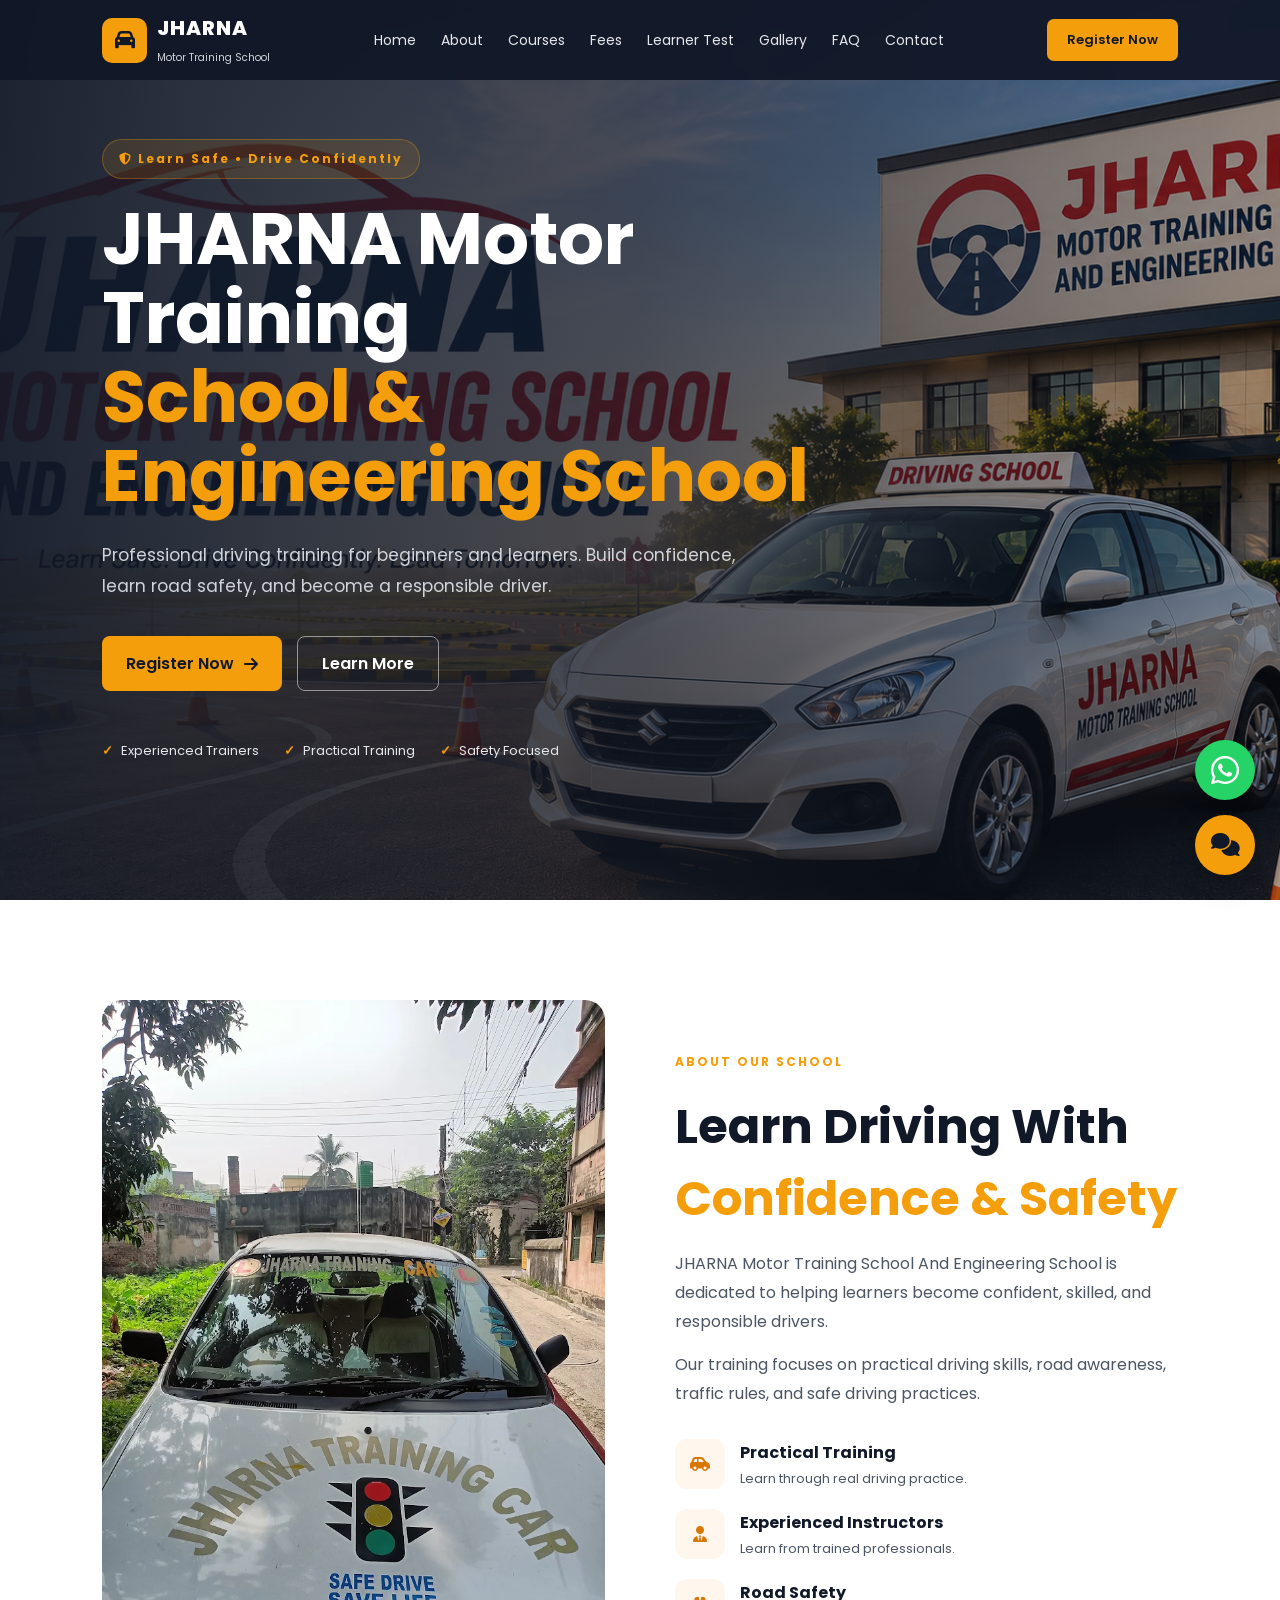
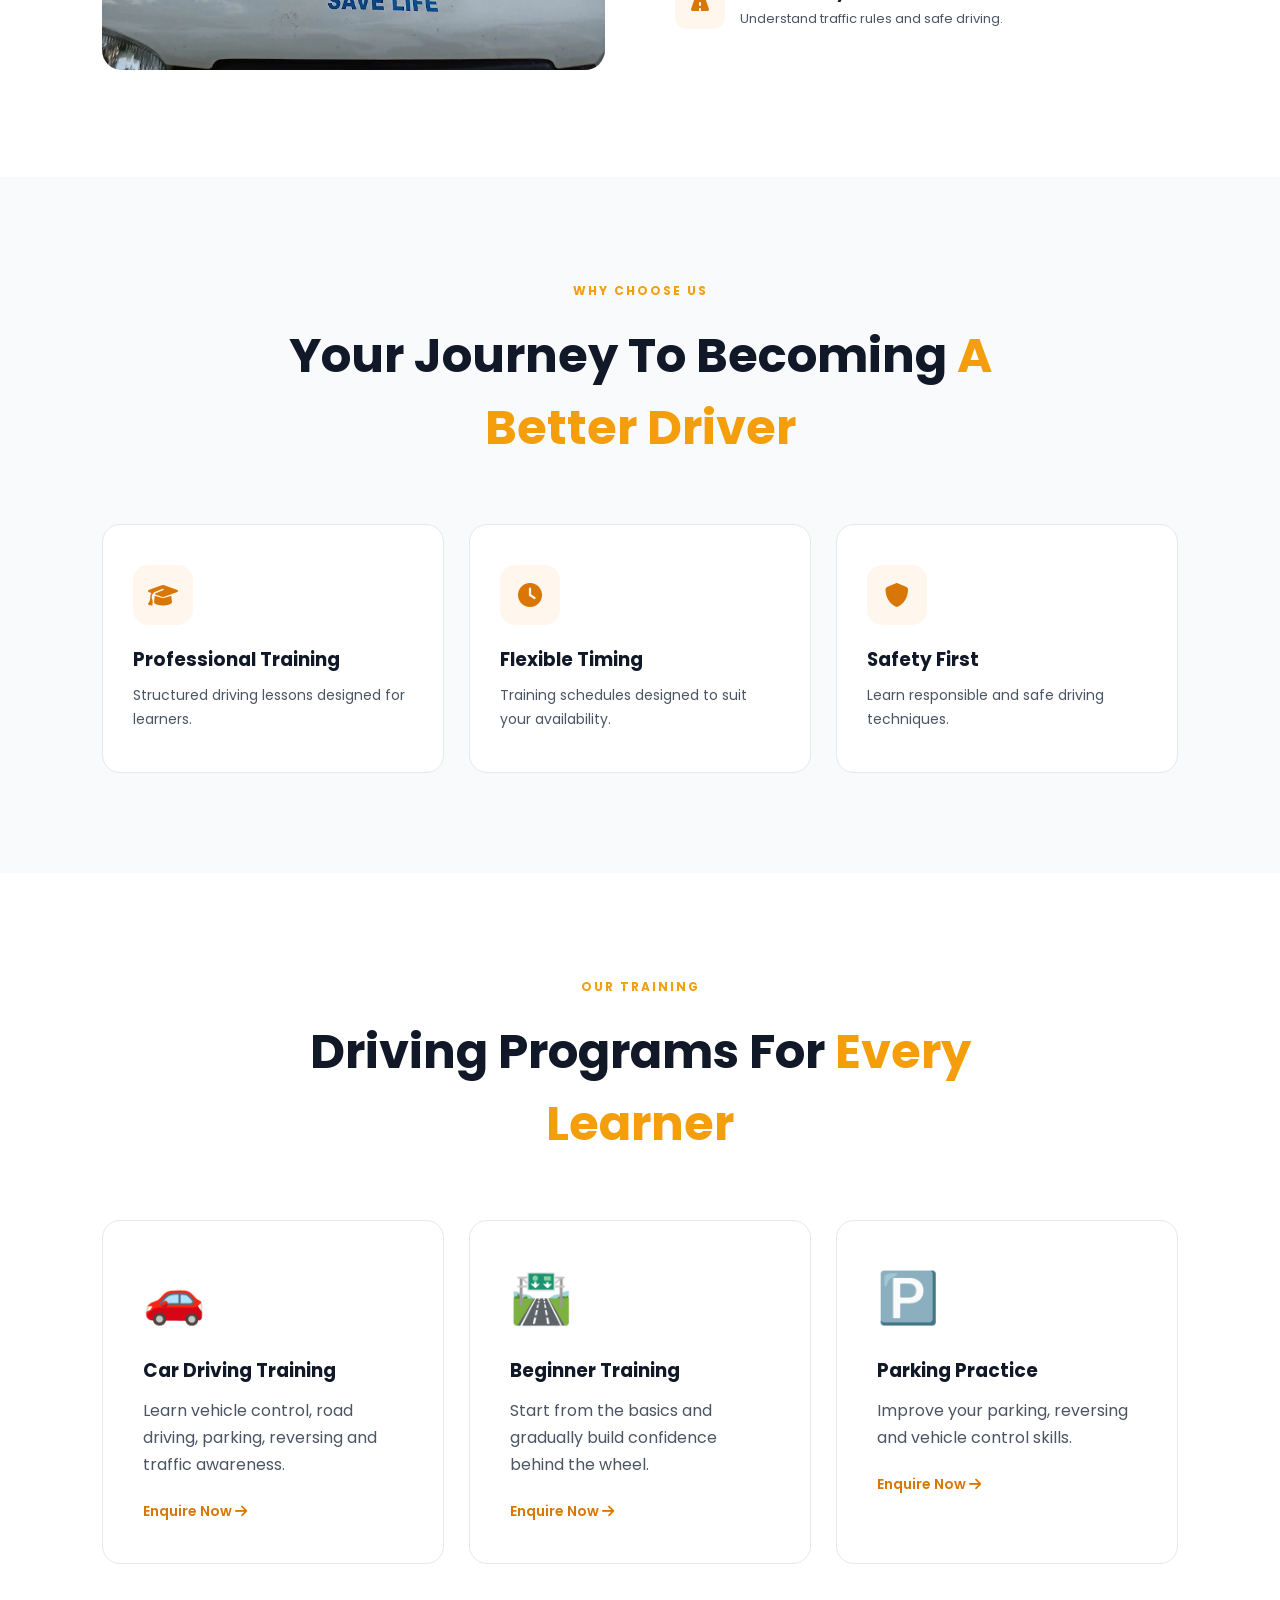
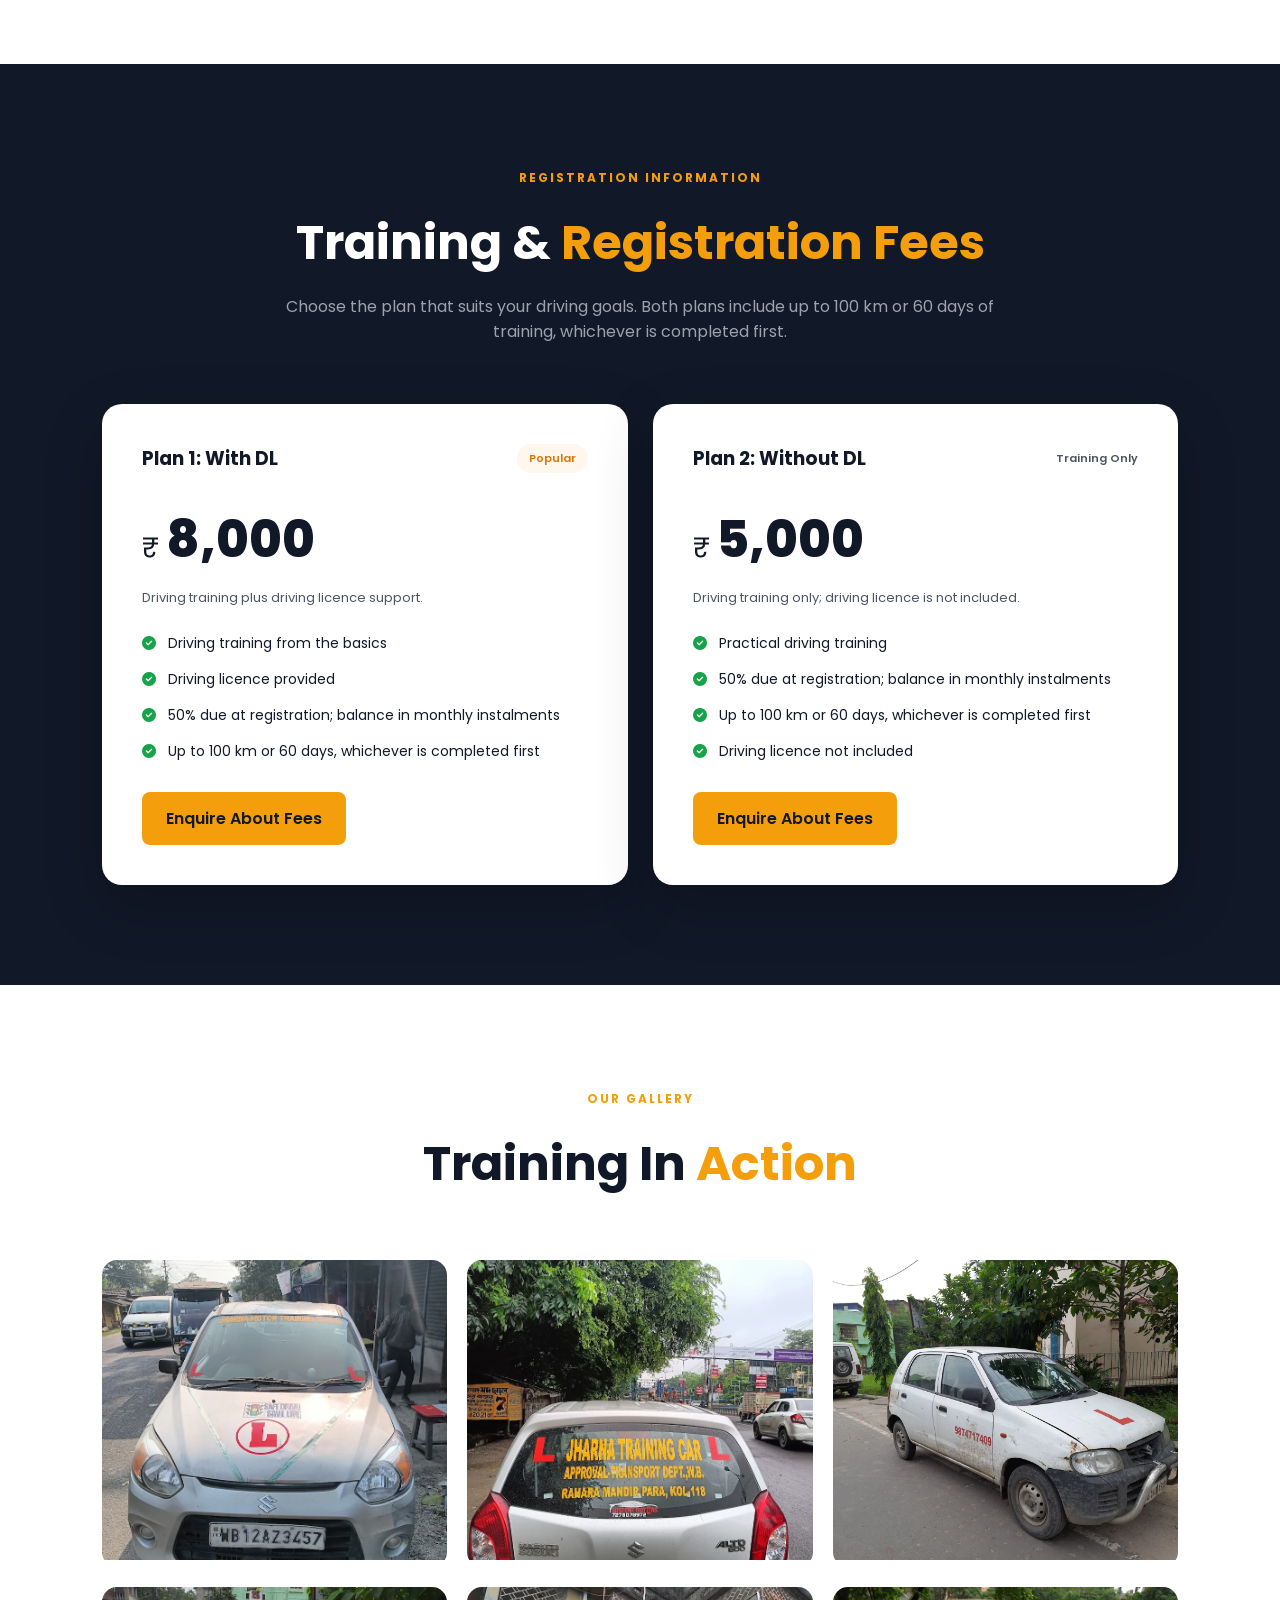
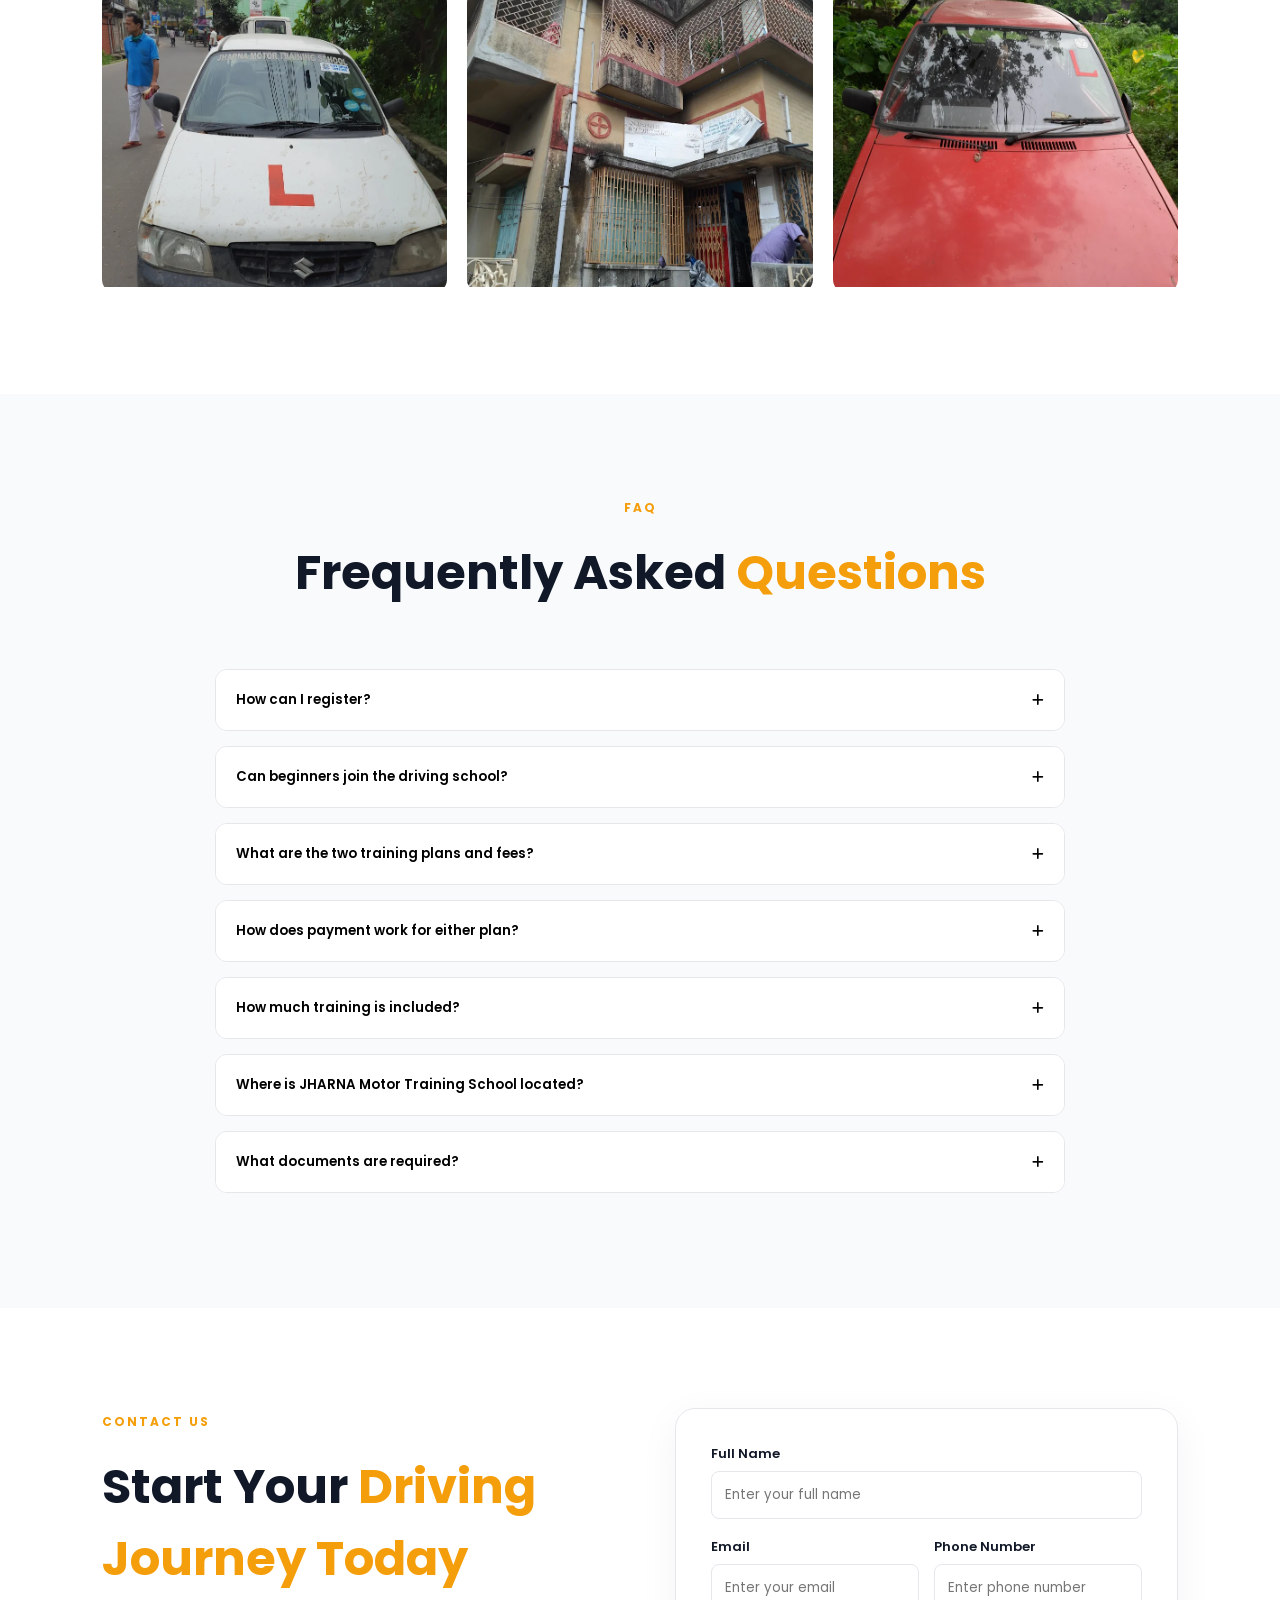
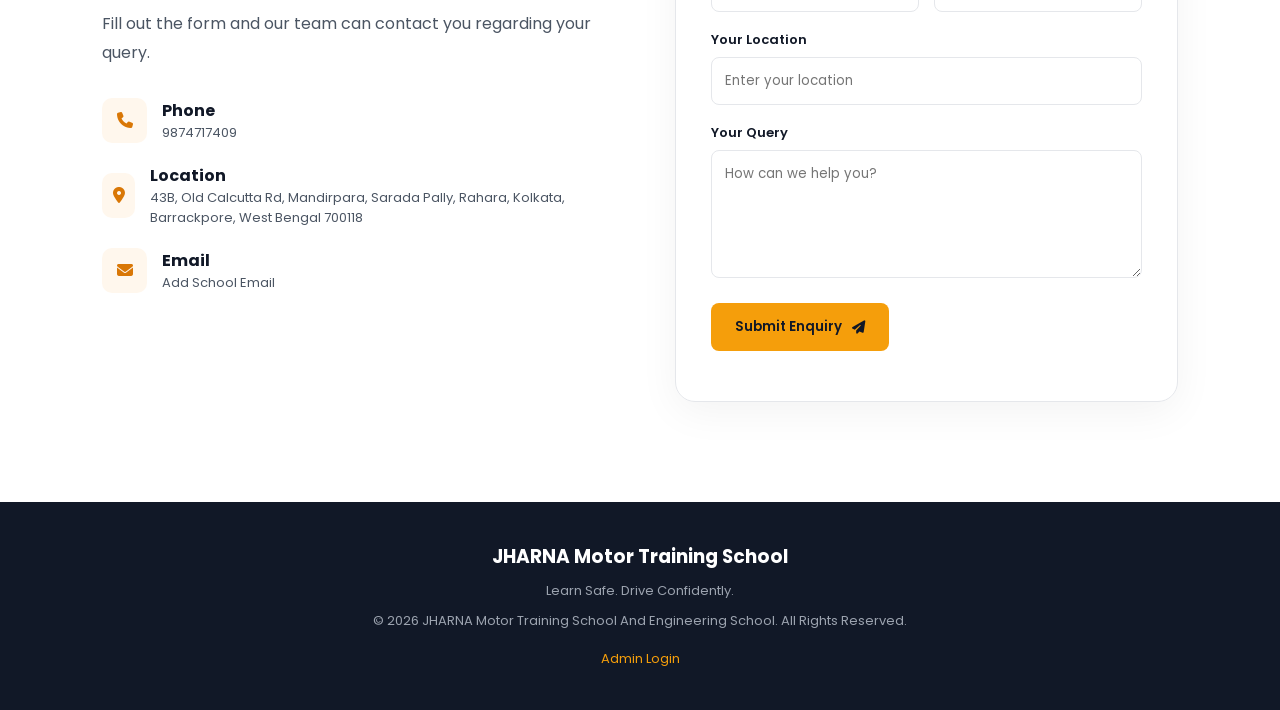
<file: frontend/index.html>
<!DOCTYPE html>
<html lang="en">

<head>
    <meta charset="UTF-8">
    <meta name="viewport" content="width=device-width, initial-scale=1.0">
    <meta name="description"
        content="JHARNA Motor Training School And Engineering School - Professional motor driving training.">
    <title>
        JHARNA Motor Training School And Engineering School
    </title>
    <link rel="stylesheet" href="styles.css">
    <!-- Icons -->
    <link rel="stylesheet" href="https://cdnjs.cloudflare.com/ajax/libs/font-awesome/6.5.1/css/all.min.css">
</head>

<body>
    <!-- ================= NAVBAR ================= -->
    <header class="header">
        <a href="#" class="logo">
            <div class="logo-icon">
                <i class="fa-solid fa-car"></i>
            </div>
            <div>
                <span>JHARNA</span>
                <small>Motor Training School</small>
            </div>
        </a>
        <nav class="navbar">
            <a href="#home">Home</a>
            <a href="#about">About</a>
            <a href="#courses">Courses</a>
            <a href="#fees">Fees</a>
            <a href="learner-test/index.html">
                Learner Test
            </a>
            <a href="#gallery">Gallery</a>
            <a href="#faq">FAQ</a>
            <a href="#contact">Contact</a>
        </nav>
        <a href="#contact" class="nav-btn">
            Register Now
        </a>
        <button class="menu-btn" id="menuBtn" type="button" aria-label="Open navigation menu" aria-expanded="false">
            <i class="fa-solid fa-bars"></i>
        </button>
    </header>
    <!-- ================= HERO ================= -->
    <section class="hero" id="home">
        <div class="hero-overlay"></div>
        <div class="hero-content">
            <span class="hero-tag">
                <i class="fa-solid fa-shield-halved"></i>
                Learn Safe • Drive Confidently
            </span>
            <h1>
                JHARNA Motor Training
                <span>School & Engineering School</span>
            </h1>
            <p>
                Professional driving training for beginners and learners.
                Build confidence, learn road safety, and become a responsible driver.
            </p>
            <div class="hero-buttons">
                <a href="#contact" class="btn primary-btn">
                    Register Now
                    <i class="fa-solid fa-arrow-right"></i>
                </a>
                <a href="#about" class="btn secondary-btn">
                    Learn More
                </a>
            </div>
            <div class="hero-stats">
                <div class="stat">
                    <strong>✓</strong>
                    <span>Experienced Trainers</span>
                </div>
                <div class="stat">
                    <strong>✓</strong>
                    <span>Practical Training</span>
                </div>
                <div class="stat">
                    <strong>✓</strong>
                    <span>Safety Focused</span>
                </div>
            </div>
        </div>
    </section>
    <!-- ================= ABOUT ================= -->
    <section class="section about" id="about">
        <div class="about-image">
            <img src="./images/jharna4.webp" alt="Jharna Motor Training School">
        </div>
        <div class="about-content">
            <span class="section-tag">
                ABOUT OUR SCHOOL
            </span>
            <h2>
                Learn Driving With
                <span>Confidence & Safety</span>
            </h2>
            <p>
                JHARNA Motor Training School And Engineering School is
                dedicated to helping learners become confident, skilled,
                and responsible drivers.
            </p>
            <p>
                Our training focuses on practical driving skills,
                road awareness, traffic rules, and safe driving practices.
            </p>
            <div class="features">
                <div class="feature">
                    <div class="feature-icon">
                        <i class="fa-solid fa-car-side"></i>
                    </div>
                    <div>
                        <h4>Practical Training</h4>
                        <p>
                            Learn through real driving practice.
                        </p>
                    </div>
                </div>
                <div class="feature">
                    <div class="feature-icon">
                        <i class="fa-solid fa-user-tie"></i>
                    </div>
                    <div>
                        <h4>Experienced Instructors</h4>
                        <p>
                            Learn from trained professionals.
                        </p>
                    </div>
                </div>
                <div class="feature">
                    <div class="feature-icon">
                        <i class="fa-solid fa-road"></i>
                    </div>
                    <div>
                        <h4>Road Safety</h4>
                        <p>
                            Understand traffic rules and safe driving.
                        </p>
                    </div>
                </div>
            </div>
        </div>
    </section>
    <!-- ================= WHY CHOOSE US ================= -->
    <section class="why-us section">
        <div class="section-heading">
            <span class="section-tag">
                WHY CHOOSE US
            </span>
            <h2>
                Your Journey To Becoming
                <span>A Better Driver</span>
            </h2>
        </div>
        <div class="cards-container">
            <div class="info-card">
                <div class="card-icon">
                    <i class="fa-solid fa-graduation-cap"></i>
                </div>
                <h3>Professional Training</h3>
                <p>
                    Structured driving lessons designed for learners.
                </p>
            </div>
            <div class="info-card">
                <div class="card-icon">
                    <i class="fa-solid fa-clock"></i>
                </div>
                <h3>Flexible Timing</h3>
                <p>
                    Training schedules designed to suit your availability.
                </p>
            </div>
            <div class="info-card">
                <div class="card-icon">
                    <i class="fa-solid fa-shield"></i>
                </div>
                <h3>Safety First</h3>
                <p>
                    Learn responsible and safe driving techniques.
                </p>
            </div>
        </div>
    </section>
    <!-- ================= COURSES ================= -->
    <section class="courses section" id="courses">
        <div class="section-heading">
            <span class="section-tag">
                OUR TRAINING
            </span>
            <h2>
                Driving Programs For
                <span>Every Learner</span>
            </h2>
        </div>
        <div class="course-grid">
            <div class="course-card">
                <div class="course-icon">
                    🚗
                </div>
                <h3>Car Driving Training</h3>
                <p>
                    Learn vehicle control, road driving,
                    parking, reversing and traffic awareness.
                </p>
                <a href="#contact">
                    Enquire Now
                    <i class="fa-solid fa-arrow-right"></i>
                </a>
            </div>
            <div class="course-card">
                <div class="course-icon">
                    🛣️
                </div>
                <h3>Beginner Training</h3>
                <p>
                    Start from the basics and gradually build
                    confidence behind the wheel.
                </p>
                <a href="#contact">
                    Enquire Now
                    <i class="fa-solid fa-arrow-right"></i>
                </a>
            </div>
            <div class="course-card">
                <div class="course-icon">
                    🅿️
                </div>
                <h3>Parking Practice</h3>
                <p>
                    Improve your parking, reversing and
                    vehicle control skills.
                </p>
                <a href="#contact">
                    Enquire Now
                    <i class="fa-solid fa-arrow-right"></i>
                </a>
            </div>
        </div>
    </section>
    <!-- ================= FEES ================= -->
    <section class="fees section" id="fees">
        <div class="section-heading">
            <span class="section-tag">
                REGISTRATION INFORMATION
            </span>
            <h2>
                Training &
                <span>Registration Fees</span>
            </h2>
            <p>
                Choose the plan that suits your driving goals. Both plans include
                up to 100 km or 60 days of training, whichever is completed first.
            </p>
        </div>
        <div class="fee-container">
            <div class="fee-card">
                <div class="fee-header">
                    <h3>Plan 1: With DL</h3>
                    <span class="popular">
                        Popular
                    </span>
                </div>
                <div class="price">
                    ₹ <span>8,000</span>
                </div>
                <p class="price-note">
                    Driving training plus driving licence support.
                </p>
                <ul>
                    <li>
                        <i class="fa-solid fa-circle-check"></i>
                        Driving training from the basics
                    </li>
                    <li>
                        <i class="fa-solid fa-circle-check"></i>
                        Driving licence provided
                    </li>
                    <li>
                        <i class="fa-solid fa-circle-check"></i>
                        50% due at registration; balance in monthly instalments
                    </li>
                    <li>
                        <i class="fa-solid fa-circle-check"></i>
                        Up to 100 km or 60 days, whichever is completed first
                    </li>
                </ul>
                <a href="#contact" class="btn primary-btn">
                    Enquire About Fees
                </a>
            </div>
            <div class="fee-card">
                <div class="fee-header">
                    <h3>Plan 2: Without DL</h3>
                    <span class="plan-label">Training Only</span>
                </div>
                <div class="price">
                    ₹ <span>5,000</span>
                </div>
                <p class="price-note">
                    Driving training only; driving licence is not included.
                </p>
                <ul>
                    <li>
                        <i class="fa-solid fa-circle-check"></i>
                        Practical driving training
                    </li>
                    <li>
                        <i class="fa-solid fa-circle-check"></i>
                        50% due at registration; balance in monthly instalments
                    </li>
                    <li>
                        <i class="fa-solid fa-circle-check"></i>
                        Up to 100 km or 60 days, whichever is completed first
                    </li>
                    <li>
                        <i class="fa-solid fa-circle-check"></i>
                        Driving licence not included
                    </li>
                </ul>
                <a href="#contact" class="btn primary-btn">
                    Enquire About Fees
                </a>
            </div>
        </div>
    </section>
    <!-- ================= GALLERY ================= -->
    <section class="gallery section" id="gallery">
        <div class="section-heading">
            <span class="section-tag">
                OUR GALLERY
            </span>
            <h2>
                Training In
                <span>Action</span>
            </h2>
        </div>
        <div class="gallery-grid">
            <div class="gallery-item">
                <img src="./images/jharna1.webp" alt="JHARNA driving training gallery image 1">
            </div>
            <div class="gallery-item">
                <img src="./images/jharna2.webp" alt="JHARNA driving training gallery image 2">
            </div>
            <div class="gallery-item">
                <img src="./images/jharna3.webp" alt="JHARNA driving training gallery image 3">
            </div>
            <div class="gallery-item">
                <img src="./images/jharna5.webp" alt="JHARNA driving training gallery image 5">
            </div>
            <div class="gallery-item">
                <img src="./images/jharna6.webp" alt="JHARNA driving training gallery image 6">
            </div>
            <div class="gallery-item">
                <img src="./images/jharna7.webp" alt="JHARNA driving training gallery image 7">
            </div>
        </div>
    </section>
    <!-- ================= FAQ ================= -->
    <section class="faq section" id="faq">
        <div class="section-heading">
            <span class="section-tag">
                FAQ
            </span>
            <h2>
                Frequently Asked
                <span>Questions</span>
            </h2>
        </div>
        <div class="faq-container">
            <div class="faq-item">
                <button class="faq-question">
                    How can I register?
                    <i class="fa-solid fa-plus"></i>
                </button>
                <div class="faq-answer">
                    <p>
                        You can register by filling out the enquiry form
                        below or by contacting JHARNA Motor Training School
                        directly.
                    </p>
                </div>
            </div>
            <div class="faq-item">
                <button class="faq-question">
                    Can beginners join the driving school?
                    <i class="fa-solid fa-plus"></i>
                </button>
                <div class="faq-answer">
                    <p>
                        Yes. Beginners can join and learn the basics of
                        vehicle handling and safe driving.
                    </p>
                </div>
            </div>
            <div class="faq-item">
                <button class="faq-question">
                    What are the two training plans and fees?
                    <i class="fa-solid fa-plus"></i>
                </button>
                <div class="faq-answer">
                    <p>
                        Plan 1 costs ₹8,000 and includes driving training plus
                        driving licence support. Plan 2 costs ₹5,000 and includes
                        driving training only; the driving licence is not included.
                    </p>
                </div>
            </div>
            <div class="faq-item">
                <button class="faq-question">
                    How does payment work for either plan?
                    <i class="fa-solid fa-plus"></i>
                </button>
                <div class="faq-answer">
                    <p>
                        50% of the selected plan amount is required during
                        registration. The remaining balance is paid in monthly instalments.
                    </p>
                </div>
            </div>
            <div class="faq-item">
                <button class="faq-question">
                    How much training is included?
                    <i class="fa-solid fa-plus"></i>
                </button>
                <div class="faq-answer">
                    <p>
                        Each plan includes up to 100 km or 60 days of driving
                        training, whichever is completed first.
                    </p>
                </div>
            </div>
            <div class="faq-item">
                <button class="faq-question">
                    Where is JHARNA Motor Training School located?
                    <i class="fa-solid fa-plus"></i>
                </button>
                <div class="faq-answer">
                    <p>
                        We are at 43B, Old Calcutta Rd, Mandirpara, Sarada Pally,
                        Rahara, Kolkata, Barrackpore, West Bengal 700118.
                    </p>
                </div>
            </div>
            <div class="faq-item">
                <button class="faq-question">
                    What documents are required?
                    <i class="fa-solid fa-plus"></i>
                </button>
                <div class="faq-answer">
                    <p>
                        Contact the school directly for the latest list
                        of required documents.
                    </p>
                </div>
            </div>
        </div>
    </section>
    <!-- ================= CONTACT FORM ================= -->
    <section class="contact section" id="contact">
        <div class="contact-container">
            <div class="contact-info">
                <span class="section-tag">
                    CONTACT US
                </span>
                <h2>
                    Start Your
                    <span>Driving Journey Today</span>
                </h2>
                <p>
                    Fill out the form and our team can contact you
                    regarding your query.
                </p>
                <div class="contact-details">
                    <div>
                        <i class="fa-solid fa-phone"></i>
                        <div>
                            <strong>Phone</strong>
                            <span>9874717409</span>
                        </div>
                    </div>
                    <div>
                        <i class="fa-solid fa-location-dot"></i>
                        <div>
                            <strong>Location</strong>
                            <span>43B, Old Calcutta Rd, Mandirpara, Sarada Pally, Rahara, Kolkata, Barrackpore, West
                                Bengal 700118</span>
                        </div>
                    </div>
                    <div>
                        <i class="fa-solid fa-envelope"></i>
                        <div>
                            <strong>Email</strong>
                            <span>Add School Email</span>
                        </div>
                    </div>
                </div>
            </div>
            <form id="enquiryForm" class="contact-form">
                <div class="form-group">
                    <label>Full Name</label>
                    <input type="text" id="fullName" placeholder="Enter your full name" required>
                </div>
                <div class="form-row">
                    <div class="form-group">
                        <label>Email</label>
                        <input type="email" id="email" placeholder="Enter your email" required>
                    </div>
                    <div class="form-group">
                        <label>Phone Number</label>
                        <input type="tel" id="phone" placeholder="Enter phone number" required>
                    </div>
                </div>
                <div class="form-group">
                    <label>Your Location</label>
                    <input type="text" id="location" placeholder="Enter your location" required>
                </div>
                <div class="form-group">
                    <label>Your Query</label>
                    <textarea id="query" rows="5" placeholder="How can we help you?" required></textarea>
                </div>
                <button type="submit" class="btn primary-btn submit-btn">
                    Submit Enquiry
                    <i class="fa-solid fa-paper-plane"></i>
                </button>
                <p id="formMessage"></p>
            </form>
        </div>
    </section>
    <!-- ================= FOOTER ================= -->
    <footer class="footer">
        <div>
            <h3>
                JHARNA Motor Training School
            </h3>
            <p>
                Learn Safe. Drive Confidently.
            </p>
        </div>
        <p>
            © 2026 JHARNA Motor Training School And Engineering School.
            All Rights Reserved.
        </p>
        <a href="admin/login.html" class="admin-link">
            Admin Login
        </a>
    </footer>
    <!-- ================= CHATBOT ================= -->
    <div class="chatbot-container">
        <div class="chat-window" id="chatWindow">
            <div class="chat-header">
                <div>
                    <strong>JHARNA Assistant</strong>
                    <span>
                        Ask us anything
                    </span>
                </div>
                <button id="closeChat">
                    <i class="fa-solid fa-xmark"></i>
                </button>
            </div>
            <div class="chat-messages" id="chatMessages">
                <div class="bot-message">
                    Hello! 👋
                    <br><br>
                    Welcome to JHARNA Motor Training School.
                    How can I help you today?
                </div>
            </div>
            <div class="chat-input">
                <input type="text" id="chatInput" placeholder="Ask a question...">
                <button id="sendMessage">
                    <i class="fa-solid fa-paper-plane"></i>
                </button>
            </div>
        </div>
        <button class="chat-button" id="chatButton">
            <i class="fa-solid fa-comments"></i>
        </button>
    </div>
    <script src="scripts.js"></script>
    <a href="https://wa.me/919874717409?text=Hello%20Jharna%20Motors,%20I%20want%20to%20know%20more%20about%20your%20driving%20classes."
        class="whatsapp-float" target="_blank" rel="noopener noreferrer" aria-label="Chat with us on WhatsApp">
        <i class="fab fa-whatsapp"></i>
    </a>
</body>

</html>
</file>
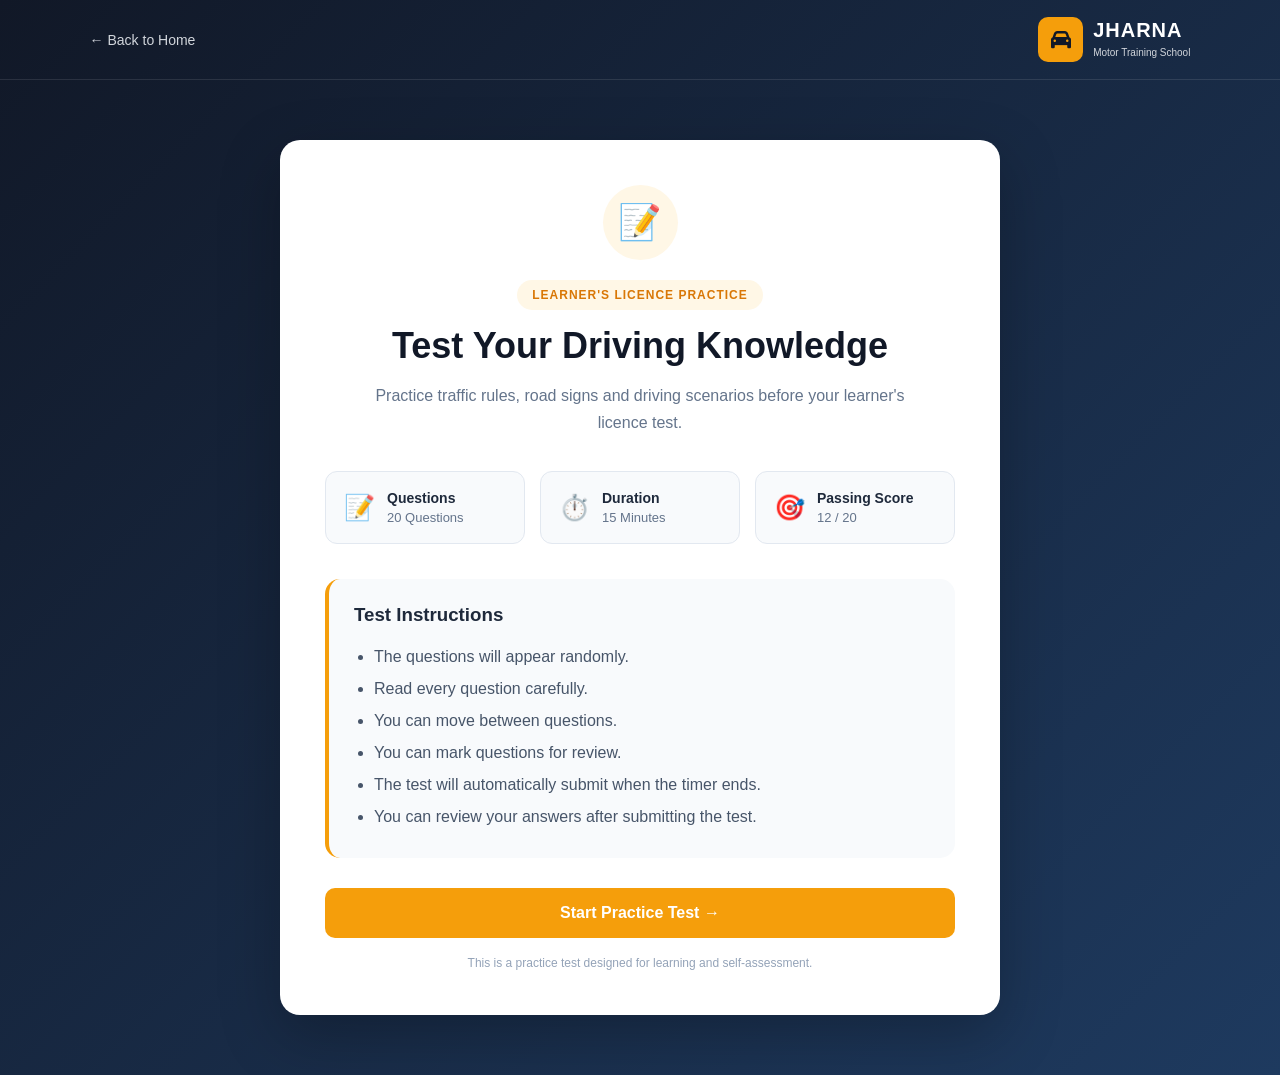
<file: frontend/learner-test/index.html>
<!DOCTYPE html>
<html lang="en">

<head>
    <meta charset="UTF-8">
    <meta name="viewport" content="width=device-width, initial-scale=1.0">
    <title>Learner Practice Test | JHARNA</title>
    <link rel="stylesheet" href="test.css">
        <!-- Icons -->
    <link rel="stylesheet" href="https://cdnjs.cloudflare.com/ajax/libs/font-awesome/6.5.1/css/all.min.css">
</head>

<body>
    <div class="start-page">
        <!-- HEADER -->
        <header class="test-header">
            <a href="../index.html" class="back-home">
                ← Back to Home
            </a>
        <a href="../index.html" class="logo">
            <div class="logo-icon">
                <i class="fa-solid fa-car"></i>
            </div>

            <div>
                <span>JHARNA</span>
                <small>Motor Training School</small>
            </div>
        </a>
        </header>
        <!-- MAIN -->
        <main class="start-container">
            <div class="start-card">
                <div class="test-icon">
                    📝
                </div>
                <span class="practice-badge">
                    LEARNER'S LICENCE PRACTICE
                </span>
                <h1>
                    Test Your Driving Knowledge
                </h1>
                <p class="intro-text">
                    Practice traffic rules, road signs and
                    driving scenarios before your learner's
                    licence test.
                </p>
                <!-- TEST DETAILS -->
                <div class="test-info">
                    <div class="info-box">
                        <span>📝</span>
                        <div>
                            <strong>Questions</strong>
                            <p>
                                20 Questions
                            </p>
                        </div>
                    </div>
                    <div class="info-box">
                        <span>⏱️</span>
                        <div>
                            <strong>Duration</strong>
                            <p>
                                15 Minutes
                            </p>
                        </div>
                    </div>
                    <div class="info-box">
                        <span>🎯</span>
                        <div>
                            <strong>Passing Score</strong>
                            <p>
                                12 / 20
                            </p>
                        </div>
                    </div>
                </div>
                <!-- INSTRUCTIONS -->
                <div class="instructions">
                    <h3>
                        Test Instructions
                    </h3>
                    <ul>
                        <li>
                            The questions will appear randomly.
                        </li>
                        <li>
                            Read every question carefully.
                        </li>
                        <li>
                            You can move between questions.
                        </li>
                        <li>
                            You can mark questions for review.
                        </li>
                        <li>
                            The test will automatically submit
                            when the timer ends.
                        </li>
                        <li>
                            You can review your answers after
                            submitting the test.
                        </li>
                    </ul>
                </div>
                <button id="startTestBtn" class="start-test-btn">
                    Start Practice Test →
                </button>
                <p class="disclaimer">
                    This is a practice test designed for learning
                    and self-assessment.
                </p>
            </div>
        </main>
    </div>
    <script src="index.js"></script>
</body>

</html>
</file>
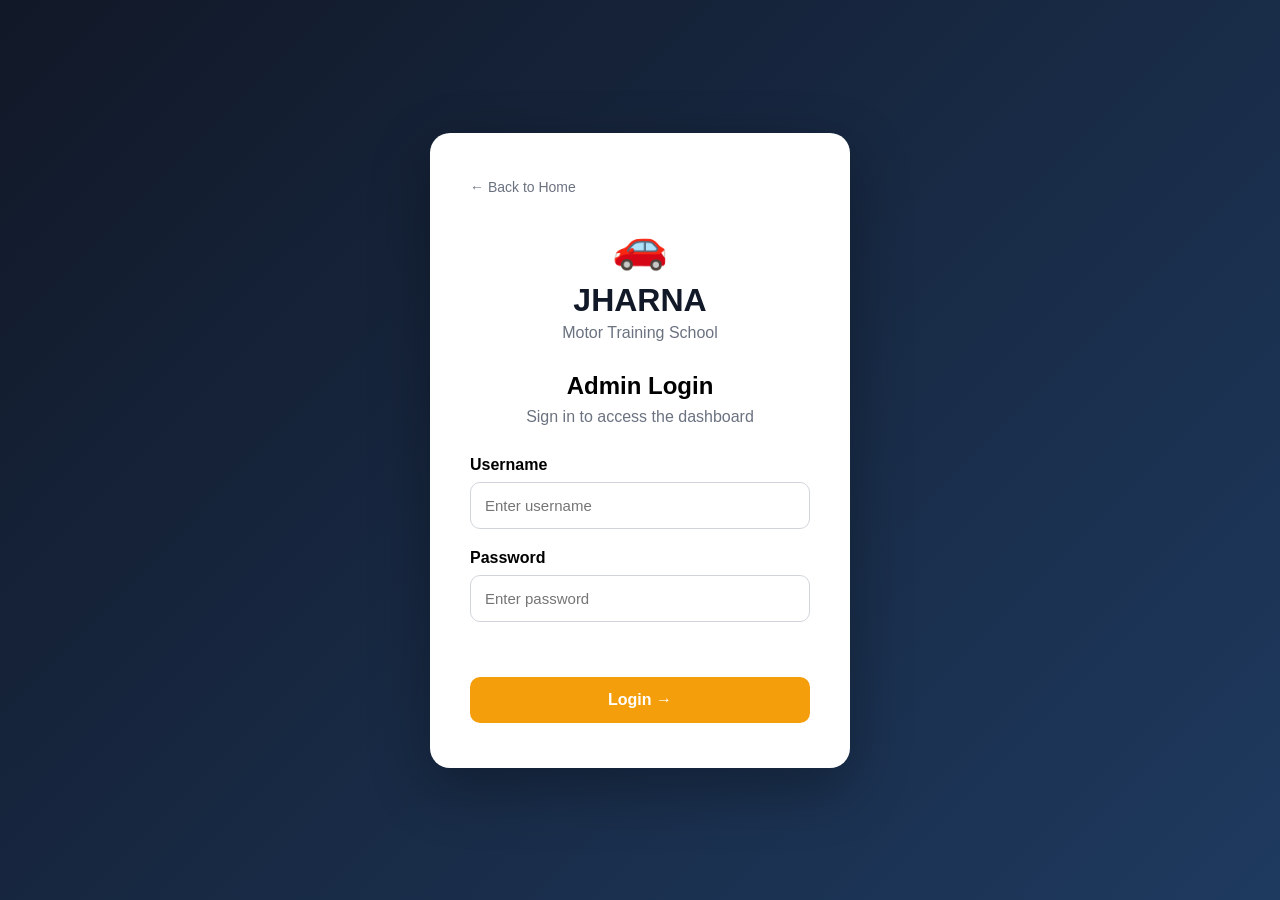
<file: frontend/admin/login.html>
<!DOCTYPE html>
<html lang="en">
<head>
    <meta charset="UTF-8">
    <meta
        name="viewport"
        content="width=device-width, initial-scale=1.0"
    >
    <title>Admin Login | JHARNA</title>
    <link
        rel="stylesheet"
        href="admin.css"
    >
</head>
<body class="login-body">
    <div class="login-container">
        <div class="login-card">
            <a
                href="../index.html"
                class="back-home-link"
            >
                ← Back to Home
            </a>
            <div class="login-logo">
                <div class="car-icon">
                    🚗
                </div>
                <h1>JHARNA</h1>
                <p>
                    Motor Training School
                </p>
            </div>
            <h2>
                Admin Login
            </h2>
            <p class="login-subtitle">
                Sign in to access the dashboard
            </p>
            <form id="loginForm">
                <div class="input-group">
                    <label>
                        Username
                    </label>
                    <input
                        type="text"
                        id="username"
                        placeholder="Enter username"
                        required
                    >
                </div>
                <div class="input-group">
                    <label>
                        Password
                    </label>
                    <input
                        type="password"
                        id="password"
                        placeholder="Enter password"
                        required
                    >
                </div>
                <p
                    id="errorMessage"
                    class="error-message"
                ></p>
                <button
                    type="submit"
                    id="loginButton"
                >
                    Login →
                </button>
            </form>
        </div>
    </div>
    <script src="login.js"></script>
</body>
</html>
</file>
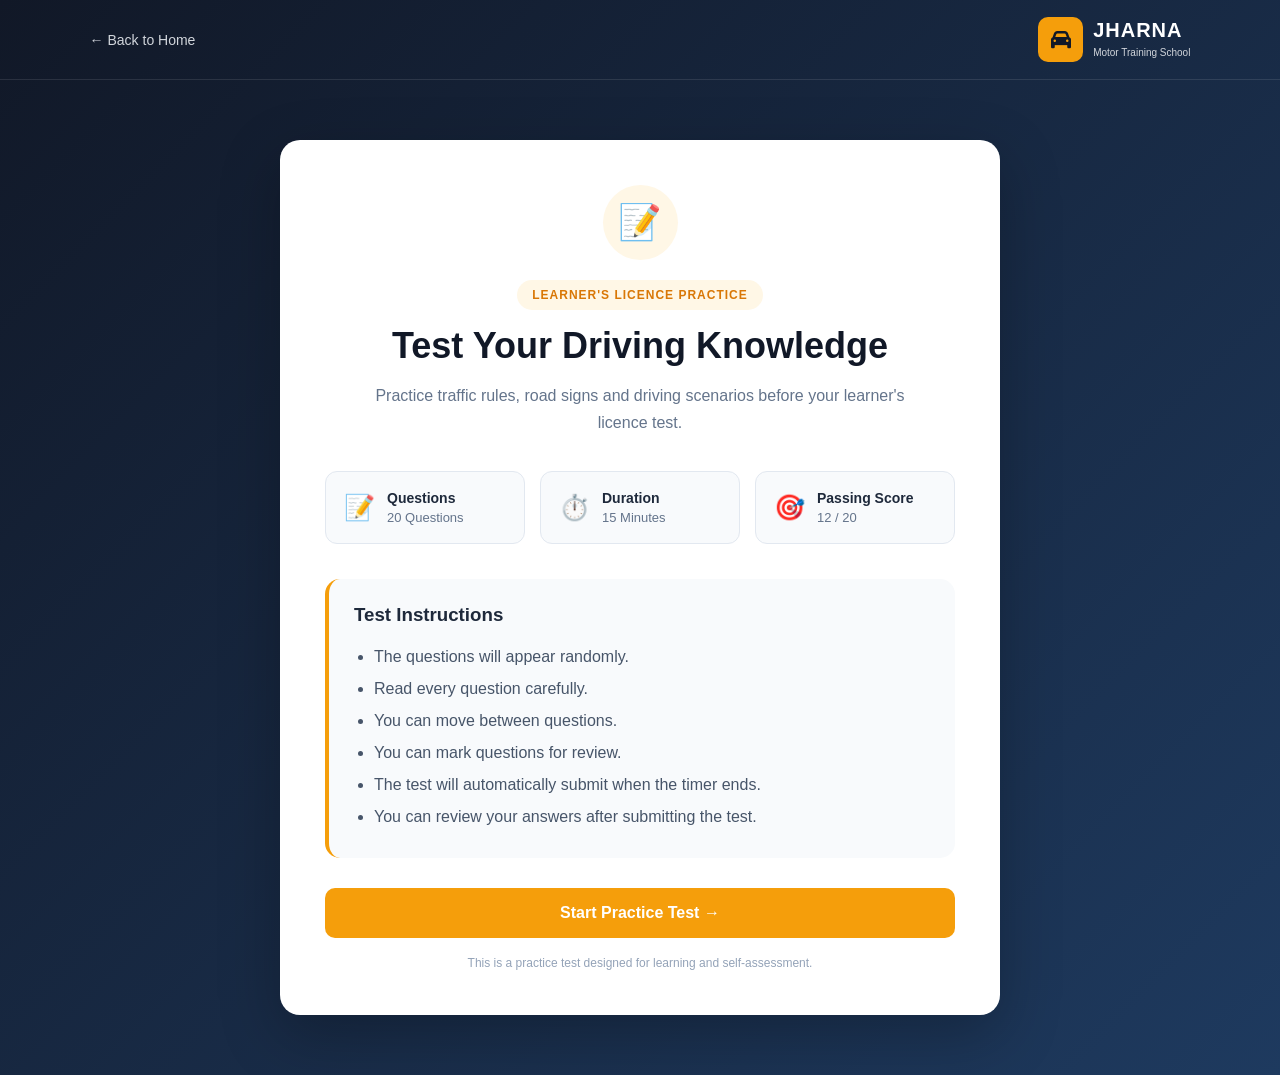
<file: frontend/learner-test/result.html>
<!DOCTYPE html>
<html lang="en">
<head>
    <meta charset="UTF-8">
    <meta
        name="viewport"
        content="width=device-width, initial-scale=1.0"
    >
    <title>Test Result | JHARNA</title>
    <link
        rel="stylesheet"
        href="test.css"
    >
</head>
<body>
<div class="start-page">
    <header class="test-header">
        <a
            href="../index.html"
            class="back-home"
        >
            ← Back to Home
        </a>
    </header>
    <main class="start-container">
        <div class="start-card">
            <div
                id="resultIcon"
                class="test-icon"
            >
                🎉
            </div>
            <span
                id="resultStatus"
                class="practice-badge"
            >
                RESULT
            </span>
            <h1 id="resultTitle">
                Test Completed
            </h1>
            <p
                id="resultMessage"
                class="intro-text"
            >
            </p>
            <div class="test-info">
                <div class="info-box">
                    <span>🎯</span>
                    <div>
                        <strong>Score</strong>
                        <p id="score">
                            0 / 0
                        </p>
                    </div>
                </div>
                <div class="info-box">
                    <span>✅</span>
                    <div>
                        <strong>Correct</strong>
                        <p id="correct">
                            0
                        </p>
                    </div>
                </div>
                <div class="info-box">
                    <span>❌</span>
                    <div>
                        <strong>Incorrect</strong>
                        <p id="incorrect">
                            0
                        </p>
                    </div>
                </div>
            </div>
            <button
                id="reviewAnswersBtn"
                class="secondary-btn review-btn"
                style="width: 100%; margin-bottom: 15px;"
            >
                Review Answers
            </button>
            <button
                id="tryAgainBtn"
                class="start-test-btn"
            >
                Try Again →
            </button>
        </div>
    </main>
</div>
<script src="result.js"></script>
</body>
</html>
</file>
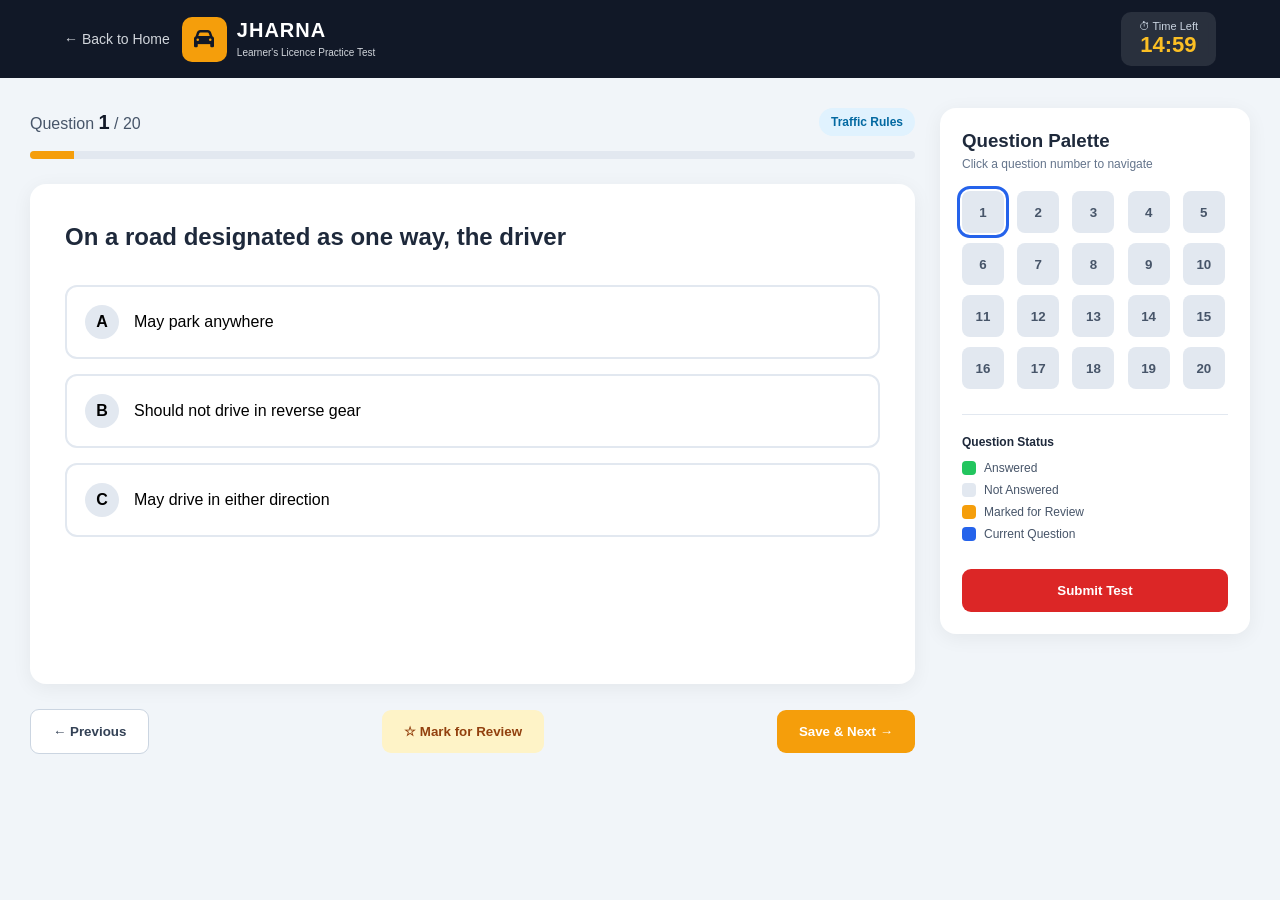
<file: frontend/learner-test/test.html>
<!DOCTYPE html>
<html lang="en">
<head>
    <meta charset="UTF-8">
    <meta
        name="viewport"
        content="width=device-width, initial-scale=1.0"
    >
    <title>Driving Practice Test | JHARNA</title>
    <link
        rel="stylesheet"
        href="test.css"
    >
    <link
        rel="stylesheet"
        href="https://cdnjs.cloudflare.com/ajax/libs/font-awesome/6.5.1/css/all.min.css"
    >
</head>
<body>
<div class="exam-page">
    <!-- TOP HEADER -->
    <header class="exam-header">
        <div class="exam-brand">
            <a
    href="../index.html"
    class="back-home"
>
    ← Back to Home
</a>
            <a
                href="../index.html"
                class="logo"
            >
                <div class="logo-icon">
                    <i class="fa-solid fa-car"></i>
                </div>
                <div>
                    <span>JHARNA</span>
                    <small>Learner's Licence Practice Test</small>
                </div>
            </a>
        </div>
        <div class="timer-box">
            <span>
                ⏱ Time Left
            </span>
            <strong id="timer">
                15:00
            </strong>
        </div>
    </header>
    <!-- EXAM CONTENT -->
    <div class="exam-layout">
        <!-- QUESTION AREA -->
        <main class="question-section">
            <div class="question-top">
                <div>
                    <span class="question-number">
                        Question
                        <strong id="currentQuestion">
                            1
                        </strong>
                        /
                        <span id="totalQuestions">
                            20
                        </span>
                    </span>
                </div>
                <span
                    id="questionCategory"
                    class="category-badge"
                >
                    Driving Rules
                </span>
            </div>
            <div class="progress-bar">
                <div
                    id="progress"
                    class="progress"
                ></div>
            </div>
            <!-- QUESTION CARD -->
            <div class="question-card">
                <!-- Optional sign image -->
                <div
                    id="questionImageContainer"
                    class="question-image-container hidden"
                >
                    <img
                        id="questionImage"
                        src=""
                        alt="Traffic Sign"
                    >
                </div>
                <h2 id="questionText">
                    Loading question...
                </h2>
                <div
                    id="optionsContainer"
                    class="options-container"
                >
                </div>
            </div>
            <!-- BUTTONS -->
            <div class="question-actions">
                <button
                    id="prevBtn"
                    class="secondary-btn"
                >
                    ← Previous
                </button>
                <button
                    id="reviewBtn"
                    class="review-btn"
                >
                    ☆ Mark for Review
                </button>
                <button
                    id="nextBtn"
                    class="primary-btn"
                >
                    Save & Next →
                </button>
            </div>
        </main>
        <!-- QUESTION PALETTE -->
        <aside class="question-sidebar">
            <div class="palette-header">
                <h3>
                    Question Palette
                </h3>
                <p>
                    Click a question number to navigate
                </p>
            </div>
            <div
                id="questionPalette"
                class="question-palette"
            >
            </div>
            <!-- LEGEND -->
            <div class="status-legend">
                <h4>
                    Question Status
                </h4>
                <div>
                    <span class="legend answered"></span>
                    Answered
                </div>
                <div>
                    <span class="legend unanswered"></span>
                    Not Answered
                </div>
                <div>
                    <span class="legend review"></span>
                    Marked for Review
                </div>
                <div>
                    <span class="legend current"></span>
                    Current Question
                </div>
            </div>
            <button
                id="submitTestBtn"
                class="submit-test-btn"
            >
                Submit Test
            </button>
        </aside>
    </div>
</div>
<script src="questions.js"></script>
<script src="test.js"></script>
</body>
</html>
</file>
<file: frontend/styles.css>
@import url('https://fonts.googleapis.com/css2?family=Poppins:wght@400;500;600;700;800&display=swap');
:root {
    --primary: #f59e0b;
    --primary-dark: #d97706;
    --dark: #111827;
    --dark-light: #1f2937;
    --text: #4b5563;
    --light: #f8fafc;
    --white: #ffffff;
    --border: #e5e7eb;
}
* {
    margin: 0;
    padding: 0;
    box-sizing: border-box;
    scroll-behavior: smooth;
}
body {
    font-family: "Poppins", sans-serif;
    color: var(--dark);
    background: var(--white);
}
a {
    text-decoration: none;
}
.section {
    padding: 100px 8%;
}
/* ================= NAVBAR ================= */
.header {
    position: fixed;
    top: 0;
    left: 0;
    width: 100%;
    height: 80px;
    display: flex;
    align-items: center;
    justify-content: space-between;
    padding: 0 8%;
    background: rgba(17, 24, 39, 0.95);
    backdrop-filter: blur(10px);
    z-index: 1000;
}
.logo {
    display: flex;
    align-items: center;
    gap: 10px;
    color: white;
}
.logo-icon {
    width: 45px;
    height: 45px;
    display: flex;
    justify-content: center;
    align-items: center;
    background: var(--primary);
    border-radius: 10px;
    color: var(--dark);
    font-size: 20px;
}
.logo span {
    display: block;
    font-weight: 800;
    font-size: 20px;
    letter-spacing: 1px;
}
.logo small {
    font-size: 10px;
    color: #d1d5db;
}
.navbar {
    display: flex;
    gap: 25px;
}
.navbar a {
    color: #e5e7eb;
    font-size: 14px;
    transition: 0.3s;
}
.navbar a:hover {
    color: var(--primary);
}
.nav-btn {
    background: var(--primary);
    color: var(--dark);
    padding: 11px 20px;
    border-radius: 7px;
    font-size: 13px;
    font-weight: 600;
}
.menu-btn {
    display: none;
    background: transparent;
    border: none;
    color: white;
    font-size: 22px;
}
/* ================= HERO ================= */
.hero {
    position: relative;
    min-height: 100vh;
    display: flex;
    align-items: center;
    padding: 100px 8%;
    background:
        url("./images/hero.png")
        center/cover no-repeat;
}
.hero-overlay {
    position: absolute;
    inset: 0;
    background:
        linear-gradient(
            90deg,
            rgba(17, 24, 39, 0.95),
            rgba(17, 24, 39, 0.75),
            rgba(17, 24, 39, 0.35)
        );
}
.hero-content {
    position: relative;
    z-index: 2;
    max-width: 750px;
    color: white;
}
.hero-tag,
.section-tag {
    display: inline-block;
    color: var(--primary);
    font-size: 12px;
    font-weight: 700;
    letter-spacing: 2px;
    margin-bottom: 20px;
}
.hero-tag {
    background: rgba(245, 158, 11, 0.12);
    padding: 10px 16px;
    border-radius: 30px;
    border: 1px solid rgba(245, 158, 11, 0.3);
}
.hero h1 {
    font-size: clamp(40px, 6vw, 72px);
    line-height: 1.1;
    margin-bottom: 25px;
}
.hero h1 span {
    display: block;
    color: var(--primary);
}
.hero p {
    color: #d1d5db;
    font-size: 17px;
    line-height: 1.8;
    max-width: 650px;
    margin-bottom: 35px;
}
/* ================= BUTTONS ================= */
.hero-buttons {
    display: flex;
    gap: 15px;
    margin-bottom: 50px;
}
.btn {
    display: inline-flex;
    align-items: center;
    gap: 10px;
    padding: 14px 24px;
    border-radius: 8px;
    font-weight: 600;
    transition: 0.3s;
}
.primary-btn {
    background: var(--primary);
    color: var(--dark);
}
.primary-btn:hover {
    background: var(--primary-dark);
    transform: translateY(-2px);
}
.secondary-btn {
    border: 1px solid rgba(255,255,255,0.5);
    color: white;
}
.secondary-btn:hover {
    background: white;
    color: var(--dark);
}
.hero-stats {
    display: flex;
    flex-wrap: wrap;
    gap: 25px;
}
.stat {
    display: flex;
    align-items: center;
    gap: 8px;
    color: #e5e7eb;
    font-size: 13px;
}
.stat strong {
    color: var(--primary);
}
/* ================= SECTION HEADING ================= */
.section-heading {
    text-align: center;
    max-width: 750px;
    margin: auto auto 60px;
}
.section-heading h2,
.about-content h2,
.contact-info h2 {
    font-size: clamp(30px, 4vw, 48px);
    margin-bottom: 15px;
}
.section-heading h2 span,
.about-content h2 span,
.contact-info h2 span {
    color: var(--primary);
}
.section-heading p {
    color: var(--text);
}
/* ================= ABOUT ================= */
.about {
    display: grid;
    grid-template-columns: 1fr 1fr;
    gap: 70px;
    align-items: center;
}
.about-image img {
    width: 100%;
    border-radius: 20px;
    min-height: 450px;
    object-fit: cover;
}
.about-content > p {
    color: var(--text);
    line-height: 1.8;
    margin-bottom: 15px;
}
.features {
    margin-top: 30px;
    display: grid;
    gap: 20px;
}
.feature {
    display: flex;
    gap: 15px;
    align-items: center;
}
.feature-icon {
    min-width: 50px;
    height: 50px;
    display: flex;
    align-items: center;
    justify-content: center;
    border-radius: 12px;
    background: #fff7ed;
    color: var(--primary-dark);
}
.feature h4 {
    margin-bottom: 4px;
}
.feature p {
    color: var(--text);
    font-size: 13px;
}
/* ================= WHY US ================= */
.why-us {
    background: var(--light);
}
.cards-container {
    display: grid;
    grid-template-columns: repeat(3, 1fr);
    gap: 25px;
}
.info-card {
    background: white;
    padding: 40px 30px;
    border-radius: 18px;
    border: 1px solid var(--border);
    transition: 0.3s;
}
.info-card:hover {
    transform: translateY(-8px);
    box-shadow: 0 20px 50px rgba(0,0,0,0.08);
}
.card-icon {
    width: 60px;
    height: 60px;
    display: flex;
    justify-content: center;
    align-items: center;
    background: #fff7ed;
    color: var(--primary-dark);
    border-radius: 15px;
    font-size: 24px;
    margin-bottom: 20px;
}
.info-card h3 {
    margin-bottom: 10px;
}
.info-card p {
    color: var(--text);
    line-height: 1.7;
    font-size: 14px;
}
/* ================= COURSES ================= */
.course-grid {
    display: grid;
    grid-template-columns: repeat(3, 1fr);
    gap: 25px;
}
.course-card {
    padding: 40px;
    border: 1px solid var(--border);
    border-radius: 18px;
    transition: 0.3s;
}
.course-card:hover {
    border-color: var(--primary);
    transform: translateY(-5px);
}
.course-icon {
    font-size: 50px;
    margin-bottom: 20px;
}
.course-card h3 {
    margin-bottom: 12px;
}
.course-card p {
    color: var(--text);
    line-height: 1.7;
    margin-bottom: 20px;
}
.course-card a {
    color: var(--primary-dark);
    font-size: 14px;
    font-weight: 600;
}
/* ================= FEES ================= */
.fees {
    background: var(--dark);
    color: white;
}
.fees .section-heading p {
    color: #9ca3af;
}
.fee-container {
    display: grid;
    grid-template-columns: repeat(2, minmax(0, 1fr));
    gap: 25px;
}
.fee-card {
    width: 100%;
    background: white;
    color: var(--dark);
    border-radius: 20px;
    padding: 40px;
    box-shadow: 0 20px 60px rgba(0,0,0,0.2);
}
.fee-header {
    display: flex;
    justify-content: space-between;
    align-items: center;
}
.popular {
    background: #fff7ed;
    color: var(--primary-dark);
    padding: 6px 12px;
    border-radius: 20px;
    font-size: 11px;
    font-weight: 600;
}
.plan-label {
    color: var(--text);
    font-size: 11px;
    font-weight: 600;
}
.price {
    font-size: 28px;
    margin-top: 30px;
}
.price span {
    font-size: 50px;
    font-weight: 800;
}
.price-note {
    color: var(--text);
    font-size: 13px;
    margin: 10px 0 25px;
}
.fee-card ul {
    list-style: none;
    margin-bottom: 30px;
}
.fee-card li {
    margin-bottom: 15px;
    font-size: 14px;
}
.fee-card i {
    color: #16a34a;
    margin-right: 8px;
}
/* ================= GALLERY ================= */
.gallery-grid {
    display: grid;
    grid-template-columns: repeat(3, 1fr);
    gap: 20px;
}
.gallery-item {
    overflow: hidden;
    border-radius: 15px;
}
.gallery-item img {
    width: 100%;
    height: 300px;
    object-fit: cover;
    transition: 0.5s;
}
.gallery-item:hover img {
    transform: scale(1.08);
}
/* ================= FAQ ================= */
.faq {
    background: var(--light);
}
.faq-container {
    max-width: 850px;
    margin: auto;
}
.faq-item {
    background: white;
    border: 1px solid var(--border);
    border-radius: 12px;
    margin-bottom: 15px;
    overflow: hidden;
}
.faq-question {
    width: 100%;
    display: flex;
    justify-content: space-between;
    align-items: center;
    padding: 20px;
    background: white;
    border: none;
    font-family: inherit;
    font-weight: 600;
    text-align: left;
    cursor: pointer;
}
.faq-answer {
    max-height: 0;
    overflow: hidden;
    transition: 0.3s;
}
.faq-answer p {
    padding: 0 20px 20px;
    color: var(--text);
    line-height: 1.7;
    font-size: 14px;
}
.faq-item.active .faq-answer {
    max-height: 200px;
}
.faq-item.active .faq-question i {
    transform: rotate(45deg);
}
/* ================= CONTACT ================= */
.contact-container {
    display: grid;
    grid-template-columns: 1fr 1fr;
    gap: 70px;
    max-width: 1200px;
    margin: auto;
}
.contact-info > p {
    color: var(--text);
    line-height: 1.8;
    margin-bottom: 30px;
}
.contact-details {
    display: grid;
    gap: 20px;
}
.contact-details > div {
    display: flex;
    gap: 15px;
    align-items: center;
}
.contact-details i {
    width: 45px;
    height: 45px;
    display: flex;
    justify-content: center;
    align-items: center;
    border-radius: 10px;
    background: #fff7ed;
    color: var(--primary-dark);
}
.contact-details strong,
.contact-details span {
    display: block;
}
.contact-details span {
    font-size: 13px;
    color: var(--text);
}
.contact-form {
    padding: 35px;
    border: 1px solid var(--border);
    border-radius: 20px;
    box-shadow: 0 10px 40px rgba(0,0,0,0.05);
}
.form-group {
    margin-bottom: 18px;
}
.form-group label {
    display: block;
    margin-bottom: 7px;
    font-size: 13px;
    font-weight: 600;
}
.form-group input,
.form-group textarea {
    width: 100%;
    padding: 13px;
    border: 1px solid var(--border);
    border-radius: 8px;
    outline: none;
    font-family: inherit;
}
.form-group input:focus,
.form-group textarea:focus {
    border-color: var(--primary);
}
.form-row {
    display: grid;
    grid-template-columns: 1fr 1fr;
    gap: 15px;
}
.submit-btn {
    border: none;
    cursor: pointer;
    font-family: inherit;
}
#formMessage {
    margin-top: 15px;
    font-size: 13px;
    font-weight: 500;
}
/* ================= FOOTER ================= */
.footer {
    background: var(--dark);
    color: white;
    padding: 40px 8%;
    text-align: center;
}
.footer h3 {
    margin-bottom: 8px;
}
.footer p {
    color: #9ca3af;
    font-size: 13px;
    margin-top: 10px;
}
.admin-link {
    display: inline-block;
    margin-top: 18px;
    color: var(--primary);
    font-size: 13px;
    text-decoration: none;
}
.admin-link:hover {
    color: white;
    text-decoration: underline;
}
/* ================= CHATBOT ================= */
.chatbot-container {
    position: fixed;
    bottom: 25px;
    right: 25px;
    z-index: 2000;
}
.chat-button {
    width: 60px;
    height: 60px;
    border-radius: 50%;
    border: none;
    background: var(--primary);
    color: var(--dark);
    font-size: 23px;
    cursor: pointer;
    box-shadow: 0 10px 30px rgba(0,0,0,0.2);
}
.chat-window {
    display: none;
    position: absolute;
    bottom: 75px;
    right: 0;
    width: 340px;
    background: white;
    border-radius: 18px;
    overflow: hidden;
    box-shadow: 0 20px 60px rgba(0,0,0,0.2);
}
.chat-window.active {
    display: block;
}
.chat-header {
    background: var(--dark);
    color: white;
    padding: 18px;
    display: flex;
    justify-content: space-between;
}
.chat-header strong,
.chat-header span {
    display: block;
}
.chat-header span {
    font-size: 11px;
    color: #9ca3af;
}
.chat-header button {
    border: none;
    background: transparent;
    color: white;
    font-size: 18px;
    cursor: pointer;
}
.chat-messages {
    height: 320px;
    overflow-y: auto;
    padding: 15px;
    background: #f8fafc;
}
.bot-message,
.user-message {
    max-width: 85%;
    padding: 12px 15px;
    margin-bottom: 12px;
    border-radius: 12px;
    font-size: 13px;
    line-height: 1.5;
}
.bot-message {
    background: white;
}
.user-message {
    background: var(--primary);
    margin-left: auto;
}
.chat-input {
    display: flex;
    border-top: 1px solid var(--border);
}
.chat-input input {
    flex: 1;
    border: none;
    padding: 15px;
    outline: none;
    font-family: inherit;
}
.chat-input button {
    width: 50px;
    border: none;
    background: var(--primary);
    cursor: pointer;
}
/* Whatspp icon */
.whatsapp-float {
    position: fixed;
    width: 60px;
    height: 60px;
    right: 25px;
    bottom: 100px;
    background: #25D366;
    color: #fff;
    border-radius: 50%;
    display: flex;
    align-items: center;
    justify-content: center;
    text-decoration: none;
    font-size: 32px;
    box-shadow: 0 6px 20px rgba(0, 0, 0, 0.25);
    z-index: 1000;
    transition:
        transform 0.25s ease,
        box-shadow 0.25s ease;
}
.whatsapp-float:hover {
    transform: scale(1.1);
    box-shadow: 0 8px 25px rgba(0, 0, 0, 0.3);
}
.whatsapp-float i {
    line-height: 1;
}
@media (max-width: 768px) {
    .whatsapp-float {
        width: 55px;
        height: 55px;
        right: 20px;
        bottom: 100px;   /* move WhatsApp above chatbot */
        font-size: 29px;
        z-index: 1000;
    }

    .chatbot-container {
        right: 18px;
        bottom: 18px;
    }
}
/* ================= MOBILE ================= */
@media (max-width: 900px) {
    .navbar,
    .nav-btn {
        display: none;
    }
    .navbar.active {
        position: absolute;
        top: 80px;
        left: 0;
        right: 0;
        display: flex;
        flex-direction: column;
        gap: 0;
        padding: 10px 8%;
        background: rgba(17, 24, 39, 0.98);
    }
    .navbar.active a {
        padding: 14px 0;
        border-bottom: 1px solid rgba(255, 255, 255, 0.1);
    }
    .nav-btn.active {
        position: absolute;
        top: 80px;
        left: 8%;
        right: 8%;
        display: block;
        margin-top: 306px;
        text-align: center;
    }
    .menu-btn {
        display: block;
    }
    .about,
    .contact-container {
        grid-template-columns: 1fr;
    }
    .cards-container,
    .course-grid,
    .gallery-grid,
    .fee-container {
        grid-template-columns: 1fr;
    }
    .about-image img {
        min-height: 300px;
    }
}
@media (max-width: 600px) {
    .section {
        padding: 70px 6%;
    }
    .header {
        padding: 0 6%;
    }
    .hero {
        padding: 100px 6%;
    }
    .hero-buttons {
        flex-direction: column;
    }
    .hero-stats {
        flex-direction: column;
        gap: 10px;
    }
    .form-row {
        grid-template-columns: 1fr;
    }
    .chat-window {
        width: calc(100vw - 30px);
        right: -5px;
    }
}
</file>
<file: frontend/learner-test/test.css>
/* =========================
   GLOBAL
========================= */
:root {
    --primary: #f59e0b;
    --primary-dark: #d97706;
    --dark: #111827;
    --dark-light: #1f2937;
    --text: #4b5563;
    --light: #f8fafc;
    --white: #ffffff;
    --border: #e5e7eb;
}
* {
    margin: 0;
    padding: 0;
    box-sizing: border-box;
}
body {
    font-family:
        Arial,
        Helvetica,
        sans-serif;
    background: #f3f6fb;
    color: #1e293b;
}
button {
    font-family: inherit;
}
/* =========================
   START PAGE
========================= */
.start-page {
    min-height: 100vh;
    background:
        linear-gradient(
            135deg,
            #111827,
            #1e3a5f
        );
}
.test-header {
    height: 80px;
    display: flex;
    align-items: center;
    justify-content: space-between;
    padding: 0 7%;
    border-bottom:
        1px solid rgba(255,255,255,0.1);
}
.back-home {
    color: #d1d5db;
    text-decoration: none;
    font-size: 14px;
}
.back-home:hover {
    color: #f59e0b;
}
.brand {
    display: flex;
    align-items: center;
    gap: 12px;
    color: white;
}
.brand-icon {
    width: 45px;
    height: 45px;
    display: flex;
    align-items: center;
    justify-content: center;
    background: #f59e0b;
    border-radius: 10px;
    font-size: 22px;
}
.brand h2 {
    font-size: 20px;
}
.brand p {
    font-size: 12px;
    color: #cbd5e1;
}
.start-container {
    display: flex;
    justify-content: center;
    padding: 60px 20px;
}
.start-card {
    width: 100%;
    max-width: 720px;
    background: white;
    border-radius: 20px;
    padding: 45px;
    text-align: center;
    box-shadow:
        0 20px 60px
        rgba(0,0,0,0.25);
}
.test-icon {
    width: 75px;
    height: 75px;
    margin: auto auto 20px;
    display: flex;
    align-items: center;
    justify-content: center;
    font-size: 35px;
    background: #fff7e6;
    border-radius: 50%;
}
.practice-badge {
    display: inline-block;
    background: #fff7e6;
    color: #d97706;
    padding: 8px 15px;
    border-radius: 30px;
    font-size: 12px;
    font-weight: bold;
    letter-spacing: 1px;
    margin-bottom: 15px;
}
.start-card h1 {
    font-size: 36px;
    margin-bottom: 15px;
    color: #111827;
}
.intro-text {
    color: #64748b;
    line-height: 1.7;
    max-width: 550px;
    margin: auto;
}
/* TEST INFO */
.test-info {
    display: grid;
    grid-template-columns:
        repeat(3, 1fr);
    gap: 15px;
    margin: 35px 0;
}
.info-box {
    display: flex;
    align-items: center;
    gap: 12px;
    padding: 18px;
    text-align: left;
    background: #f8fafc;
    border-radius: 12px;
    border:
        1px solid #e2e8f0;
}
.info-box span {
    font-size: 25px;
}
.info-box strong {
    display: block;
    font-size: 14px;
}
.info-box p {
    color: #64748b;
    margin-top: 4px;
    font-size: 13px;
}
/* INSTRUCTIONS */
.instructions {
    text-align: left;
    background: #f8fafc;
    padding: 25px;
    border-radius: 15px;
    border-left:
        4px solid #f59e0b;
}
.instructions h3 {
    margin-bottom: 15px;
}
.instructions ul {
    padding-left: 20px;
    color: #475569;
    line-height: 2;
}
.start-test-btn {
    width: 100%;
    margin-top: 30px;
    padding: 16px;
    border: none;
    border-radius: 10px;
    background: #f59e0b;
    color: white;
    font-size: 16px;
    font-weight: bold;
    cursor: pointer;
    transition: 0.3s;
}
.start-test-btn:hover {
    transform: translateY(-2px);
    opacity: 0.9;
}
.disclaimer {
    margin-top: 18px;
    font-size: 12px;
    color: #94a3b8;
}
/* =========================
   EXAM PAGE
========================= */
.exam-page {
    min-height: 100vh;
    background: #f1f5f9;
}
/* HEADER */
.exam-header {
    background: #111827;
    color: white;
    min-height: 75px;
    padding: 12px 5%;
    display: flex;
    align-items: center;
    justify-content: space-between;
}
.exam-brand {
    display: flex;
    align-items: center;
    gap: 12px;
}
.exam-brand h2 {
    font-size: 19px;
}
.exam-brand p {
    color: #cbd5e1;
    font-size: 12px;
    margin-top: 3px;
}
.timer-box {
    background: rgba(255,255,255,0.1);
    padding: 8px 18px;
    border-radius: 10px;
    text-align: center;
}
.timer-box span {
    display: block;
    font-size: 11px;
    color: #cbd5e1;
}
.timer-box strong {
    color: #fbbf24;
    font-size: 22px;
}
/* LAYOUT */
.exam-layout {
    display: grid;
    grid-template-columns:
        1fr 310px;
    gap: 25px;
    max-width: 1400px;
    margin: auto;
    padding: 30px;
}
/* QUESTION AREA */
.question-section {
    min-width: 0;
}
.question-top {
    display: flex;
    align-items: center;
    justify-content: space-between;
    margin-bottom: 15px;
}
.question-number {
    font-size: 16px;
    color: #475569;
}
.question-number strong {
    color: #111827;
    font-size: 20px;
}
.category-badge {
    background: #e0f2fe;
    color: #0369a1;
    padding: 7px 12px;
    border-radius: 20px;
    font-size: 12px;
    font-weight: bold;
}
/* PROGRESS */
.progress-bar {
    height: 8px;
    background: #e2e8f0;
    border-radius: 20px;
    overflow: hidden;
    margin-bottom: 25px;
}
.progress {
    height: 100%;
    width: 5%;
    background: #f59e0b;
    transition: 0.3s;
}
/* QUESTION CARD */
.question-card {
    background: white;
    border-radius: 16px;
    padding: 35px;
    box-shadow:
        0 4px 20px
        rgba(0,0,0,0.06);
    min-height: 500px;
}
.question-card h2 {
    font-size: 24px;
    line-height: 1.5;
    margin-bottom: 30px;
    color: #1e293b;
}
/* QUESTION IMAGE */
.question-image-container {
    margin-bottom: 25px;
    text-align: center;
}
.question-image-container img {
    max-width: 250px;
    max-height: 200px;
    object-fit: contain;
}
.hidden {
    display: none;
}
/* OPTIONS */
.options-container {
    display: flex;
    flex-direction: column;
    gap: 15px;
}
.option {
    width: 100%;
    display: flex;
    align-items: center;
    gap: 15px;
    padding: 18px;
    border:
        2px solid #e2e8f0;
    border-radius: 12px;
    background: white;
    cursor: pointer;
    text-align: left;
    font-size: 16px;
    transition: 0.2s;
}
.option:hover {
    border-color: #f59e0b;
    background: #fffaf0;
}
.option.selected {
    border-color: #f59e0b;
    background: #fff7e6;
}
.option-letter {
    width: 34px;
    height: 34px;
    display: flex;
    align-items: center;
    justify-content: center;
    border-radius: 50%;
    background: #e2e8f0;
    font-weight: bold;
    flex-shrink: 0;
}
.option.selected .option-letter {
    background: #f59e0b;
    color: white;
}
/* ACTION BUTTONS */
.question-actions {
    display: flex;
    justify-content: space-between;
    align-items: center;
    margin-top: 25px;
    gap: 15px;
}
.primary-btn,
.secondary-btn,
.review-btn,
.submit-test-btn {
    border: none;
    padding: 14px 22px;
    border-radius: 9px;
    font-weight: bold;
    cursor: pointer;
    transition: 0.2s;
}
.primary-btn {
    background: #f59e0b;
    color: white;
}
.secondary-btn {
    background: white;
    color: #334155;
    border:
        1px solid #cbd5e1;
}
.review-btn {
    background: #fef3c7;
    color: #92400e;
}
.primary-btn:hover,
.review-btn:hover,
.submit-test-btn:hover {
    transform: translateY(-2px);
}
/* =========================
   SIDEBAR
========================= */
.question-sidebar {
    background: white;
    border-radius: 16px;
    padding: 22px;
    box-shadow:
        0 4px 20px
        rgba(0,0,0,0.06);
    height: fit-content;
    position: sticky;
    top: 20px;
}
.palette-header h3 {
    margin-bottom: 5px;
}
.palette-header p {
    font-size: 12px;
    color: #64748b;
    margin-bottom: 20px;
}
.question-palette {
    display: grid;
    grid-template-columns:
        repeat(5, 1fr);
    gap: 10px;
}
.palette-btn {
    width: 42px;
    height: 42px;
    border: none;
    border-radius: 8px;
    cursor: pointer;
    font-weight: bold;
    background: #e2e8f0;
    color: #475569;
}
/* ANSWERED */
.palette-btn.answered {
    background: #22c55e;
    color: white;
}
/* REVIEW */
.palette-btn.review {
    background: #f59e0b;
    color: white;
}
/* CURRENT */
.palette-btn.current {
    outline:
        3px solid #2563eb;
    outline-offset: 2px;
}
/* LEGEND */
.status-legend {
    border-top:
        1px solid #e2e8f0;
    margin-top: 25px;
    padding-top: 20px;
    font-size: 12px;
    color: #475569;
}
.status-legend h4 {
    margin-bottom: 12px;
    color: #1e293b;
}
.status-legend div {
    display: flex;
    align-items: center;
    gap: 8px;
    margin-bottom: 8px;
}
.legend {
    width: 14px;
    height: 14px;
    border-radius: 4px;
    background: #e2e8f0;
}
.legend.answered {
    background: #22c55e;
}
.legend.review {
    background: #f59e0b;
}
.legend.current {
    background: #2563eb;
}
/* SUBMIT */
.submit-test-btn {
    width: 100%;
    margin-top: 20px;
    background: #dc2626;
    color: white;
}

.logo {
    display: flex;
    align-items: center;
    gap: 10px;

    color: white;
    text-decoration: none;
}

.logo-icon {
    width: 45px;
    height: 45px;

    display: flex;
    justify-content: center;
    align-items: center;

    background: var(--primary);
    border-radius: 10px;

    color: var(--dark);
    font-size: 20px;
}

.logo span {
    display: block;

    font-weight: 800;
    font-size: 20px;

    letter-spacing: 1px;
}

.logo small {
    font-size: 10px;
    color: #d1d5db;
}
.question-image-container {
    width: 100%;
    display: flex;
    justify-content: center;
    align-items: center;
    margin: 25px 0;
}
.question-image-container.hidden {
    display: none;
}
.question-image-container img {
    width: 220px;
    height: 220px;
    object-fit: contain;
    background: #ffffff;
    border: 2px solid #e5e7eb;
    border-radius: 12px;
    padding: 15px;
    box-shadow: 0 8px 25px rgba(0, 0, 0, 0.12);
}
@media (max-width: 600px) {
    .question-image-container img {
        width: 170px;
        height: 170px;
    }
}

/* =========================
   RESPONSIVE
========================= */
@media (max-width: 950px) {
    .exam-layout {
        grid-template-columns: 1fr;
    }
    .question-sidebar {
        position: static;
    }
    .test-info {
        grid-template-columns: 1fr;
    }
}
@media (max-width: 600px) {
    .test-header,
    .exam-header {
        padding: 15px 20px;
    }
    .test-header {
        height: auto;
        flex-direction: column;
        gap: 15px;
    }
    .start-card {
        padding: 30px 20px;
    }
    .start-card h1 {
        font-size: 28px;
    }
    .exam-layout {
        padding: 15px;
    }
    .question-card {
        padding: 22px;
        min-height: auto;
    }
    .question-card h2 {
        font-size: 19px;
    }
    .question-actions {
        flex-wrap: wrap;
    }
    .question-actions button {
        flex: 1;
    }
    .exam-header {
        gap: 10px;
    }
    .exam-brand p {
        display: none;
    }
}
</file>
<file: frontend/admin/admin.css>
* {
    margin: 0;
    padding: 0;
    box-sizing: border-box;
}
body {
    font-family: Arial, sans-serif;
    background: #f5f7fb;
}
.dashboard {
    display: flex;
    min-height: 100vh;
}
/* SIDEBAR */
.sidebar {
    width: 250px;
    background: #111827;
    color: white;
    padding: 30px 20px;
}
.logo {
    margin-bottom: 50px;
}
.logo h2 {
    color: #f59e0b;
}
.logo p {
    color: #9ca3af;
    margin-top: 5px;
}
.sidebar nav {
    display: flex;
    flex-direction: column;
    gap: 15px;
}
.sidebar a {
    color: #d1d5db;
    text-decoration: none;
    padding: 15px;
    border-radius: 8px;
    transition: 0.3s;
}
.sidebar a:hover {
    background: #f59e0b;
    color: white;
}
.logout-button {
    width: 100%;
    border: 0;
    background: transparent;
    color: #d1d5db;
    text-align: left;
    font: inherit;
    padding: 15px;
    border-radius: 8px;
    cursor: pointer;
    transition: 0.3s;
}
.logout-button:hover {
    background: #f59e0b;
    color: white;
}
/* MAIN */
.main-content {
    flex: 1;
    padding: 35px;
}
/* TOPBAR */
.topbar {
    display: flex;
    justify-content: space-between;
    align-items: center;
    margin-bottom: 35px;
}
.topbar h1 {
    color: #111827;
}
.topbar p {
    color: #6b7280;
    margin-top: 5px;
}

    .back-home-link {
        display: inline-block;
        margin-bottom: 24px;
        color: #6b7280;
        font-size: 14px;
        text-decoration: none;
    }

    .back-home-link:hover {
        color: #f59e0b;
    }
/* STATS */
.stats-container {
    display: grid;
    grid-template-columns:
        repeat(auto-fit, minmax(200px, 1fr));
    gap: 20px;
    margin-bottom: 30px;
}
.stat-card {
    background: white;
    padding: 25px;
    border-radius: 15px;
    display: flex;
    justify-content: space-between;
    align-items: center;
    box-shadow:
        0 5px 20px rgba(0,0,0,0.08);
}
.stat-card p {
    color: #6b7280;
}
.stat-card h2 {
    margin-top: 10px;
    font-size: 30px;
}
.stat-card span {
    font-size: 35px;
}
/* CHARTS */
.charts-container {
    display: grid;
    grid-template-columns: 2fr 1fr;
    gap: 25px;
    margin-bottom: 30px;
}
.chart-card {
    background: white;
    padding: 25px;
    border-radius: 15px;
    box-shadow:
        0 5px 20px rgba(0,0,0,0.08);
}
.chart-card h3 {
    margin-bottom: 20px;
}
/* TABLE */
.enquiry-section {
    background: white;
    padding: 25px;
    border-radius: 15px;
    box-shadow:
        0 5px 20px rgba(0,0,0,0.08);
}
.section-header {
    display: flex;
    justify-content: space-between;
    align-items: center;
    margin-bottom: 25px;
}
#searchInput {
    padding: 10px 15px;
    border: 1px solid #ddd;
    border-radius: 8px;
}
.table-actions {
    display: flex;
    align-items: center;
    gap: 10px;
}
.export-button {
    padding: 10px 15px;
    border: 0;
    border-radius: 8px;
    background: #f59e0b;
    color: white;
    cursor: pointer;
}
.export-button:hover {
    background: #d97706;
}
.table-container {
    overflow-x: auto;
}
.pagination {
    display: flex;
    justify-content: center;
    align-items: center;
    gap: 10px;
    margin-top: 20px;
}
.pagination button {
    min-width: 36px;
    padding: 8px 12px;
    border: 1px solid #d1d5db;
    border-radius: 6px;
    background: white;
    color: #111827;
    cursor: pointer;
}
.pagination button:hover,
.pagination button.active {
    background: #f59e0b;
    border-color: #f59e0b;
    color: white;
}
.pagination button:disabled {
    cursor: not-allowed;
    opacity: 0.5;
}
table {
    width: 100%;
    border-collapse: collapse;
}
th {
    background: #111827;
    color: white;
}
th,
td {
    padding: 15px;
    text-align: left;
    border-bottom: 1px solid #eee;
}
tr:hover {
    background: #f9fafb;
}
@media(max-width: 900px) {
    .sidebar {
        display: none;
    }
    .charts-container {
        grid-template-columns: 1fr;
    }
    .main-content {
        padding: 20px;
    }
}

/* =========================
   ADMIN LOGIN
========================= */

.login-body {
    min-height: 100vh;
    display: flex;
    justify-content: center;
    align-items: center;
    background: linear-gradient(
        135deg,
        #111827,
        #1e3a5f
    );
    padding: 20px;
}


.login-container {
    width: 100%;
    max-width: 420px;
}


.login-card {
    background: white;
    padding: 45px 40px;
    border-radius: 20px;
    box-shadow:
        0 20px 60px rgba(0, 0, 0, 0.3);
}


.login-logo {
    text-align: center;
    margin-bottom: 30px;
}


.car-icon {
    font-size: 45px;
    margin-bottom: 10px;
}


.login-logo h1 {
    color: #111827;
    margin-bottom: 5px;
}


.login-logo p {
    color: #6b7280;
}


.login-card h2 {
    text-align: center;
    margin-bottom: 8px;
}


.login-subtitle {
    text-align: center;
    color: #6b7280;
    margin-bottom: 30px;
}


.input-group {
    margin-bottom: 20px;
}


.input-group label {
    display: block;
    margin-bottom: 8px;
    font-weight: 600;
}


.input-group input {
    width: 100%;
    padding: 14px;
    border: 1px solid #d1d5db;
    border-radius: 10px;
    font-size: 15px;
    outline: none;
}


.input-group input:focus {
    border-color: #f59e0b;
}


#loginButton {
    width: 100%;
    padding: 14px;
    border: none;
    border-radius: 10px;
    background: #f59e0b;
    color: white;
    font-size: 16px;
    font-weight: bold;
    cursor: pointer;
}


#loginButton:hover {
    opacity: 0.9;
}


#loginButton:disabled {
    opacity: 0.6;
    cursor: not-allowed;
}


.error-message {
    color: #dc2626;
    text-align: center;
    margin-bottom: 15px;
    min-height: 20px;
}
</file>
